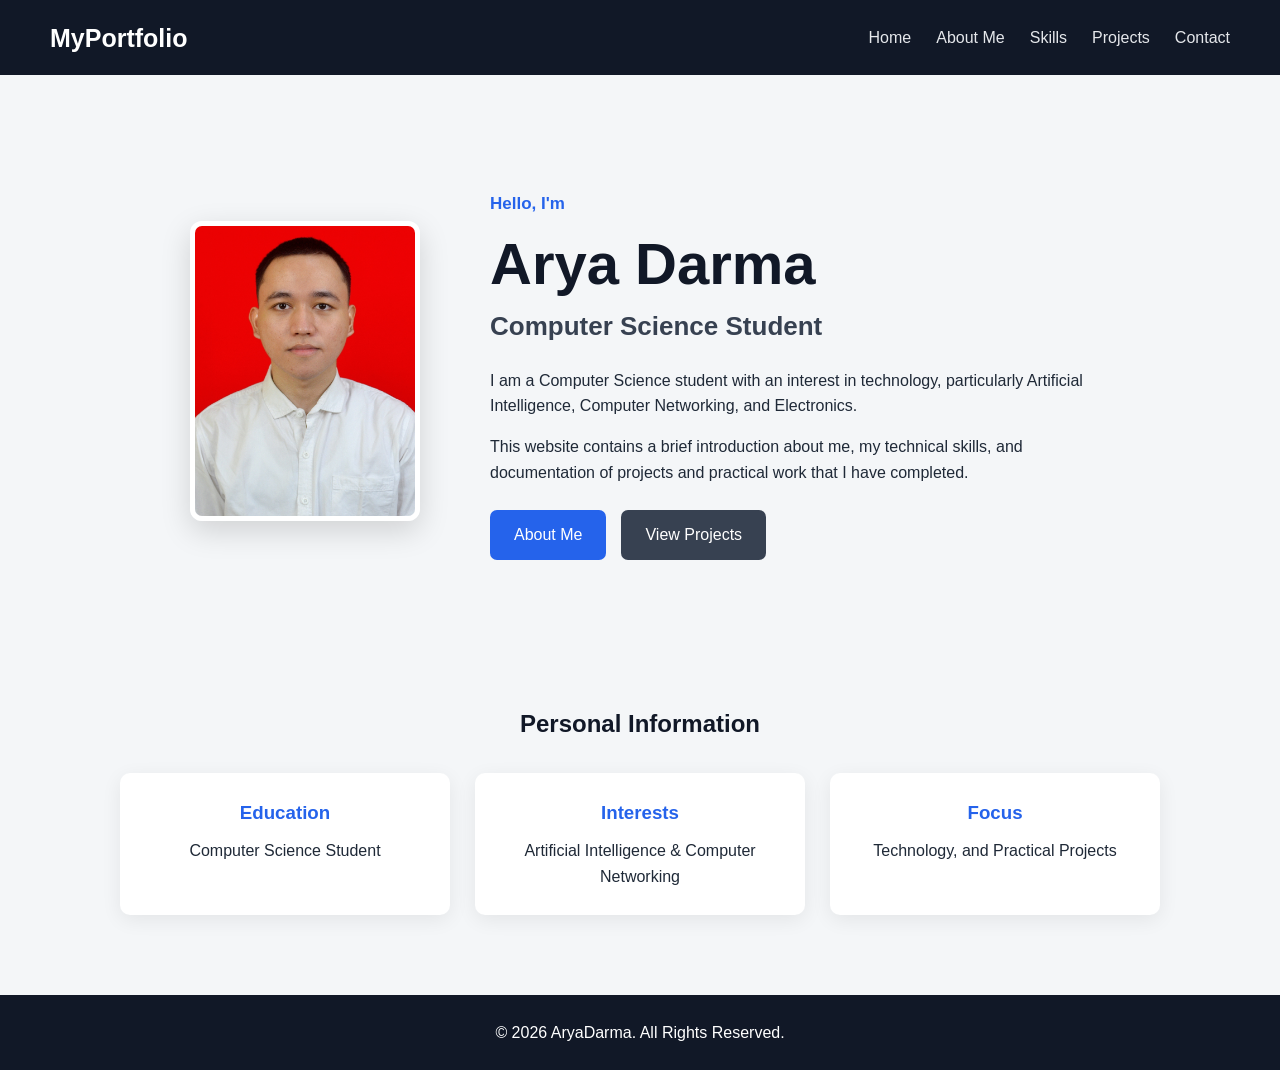
<file: index.html>
<!DOCTYPE html>
<html lang="en">
<head>
    <meta charset="UTF-8">
    <meta name="viewport" content="width=device-width, initial-scale=1.0">

    <meta name="description" content="Personal portfolio of a Computer Science student.">
    <meta name="author" content="Arya">

    <title>My Portfolio | Home</title>

    <link rel="stylesheet" href="style css/style.css">
</head>

<body>

    <header>
        <nav class="navbar">

            <div class="logo">
                <a href="index.html">MyPortfolio</a>
            </div>

            <ul class="nav-menu">
                <li><a href="index.html">Home</a></li>
                <li><a href="about.html">About Me</a></li>
                <li><a href="skills.html">Skills</a></li>
                <li><a href="project.html">Projects</a></li>
                <li><a href="contact.html">Contact</a></li>
            </ul>

        </nav>
    </header>


    <main>

        <section class="hero">

            <div class="hero-photo">
                <img src="assetsphoto/PasFoto 4x6.jpg" alt="Profile Photo">
            </div>

            <div class="hero-content">

                <p class="subtitle">Hello, I'm</p>

                <h1>Arya Darma</h1>

                <h2>Computer Science Student</h2>

                <p>
                    I am a Computer Science student with an interest
                    in technology, particularly Artificial Intelligence,
                    Computer Networking, and Electronics.
                </p>

                <p>
                    This website contains a brief introduction about me,
                    my technical skills, and documentation of projects
                    and practical work that I have completed.
                </p>

                <div class="hero-buttons">
                    <a href="about.html" class="button">
                        About Me
                    </a>

                    <a href="project.html" class="button secondary-button">
                        View Projects
                    </a>
                </div>

            </div>

        </section>


        <section class="quick-info">

            <h2>Personal Information</h2>

            <div class="info-container">

                <div class="info-card">
                    <h3>Education</h3>
                    <p>
                        Computer Science Student
                    </p>
                </div>

                <div class="info-card">
                    <h3>Interests</h3>
                    <p>
                        Artificial Intelligence & Computer Networking
                    </p>
                </div>

                <div class="info-card">
                    <h3>Focus</h3>
                    <p>
                        Technology, and Practical Projects
                    </p>
                </div>

            </div>

        </section>

    </main>


    <footer>
        <p>&copy; 2026 AryaDarma. All Rights Reserved.</p>
    </footer>

</body>
</html>
</file>
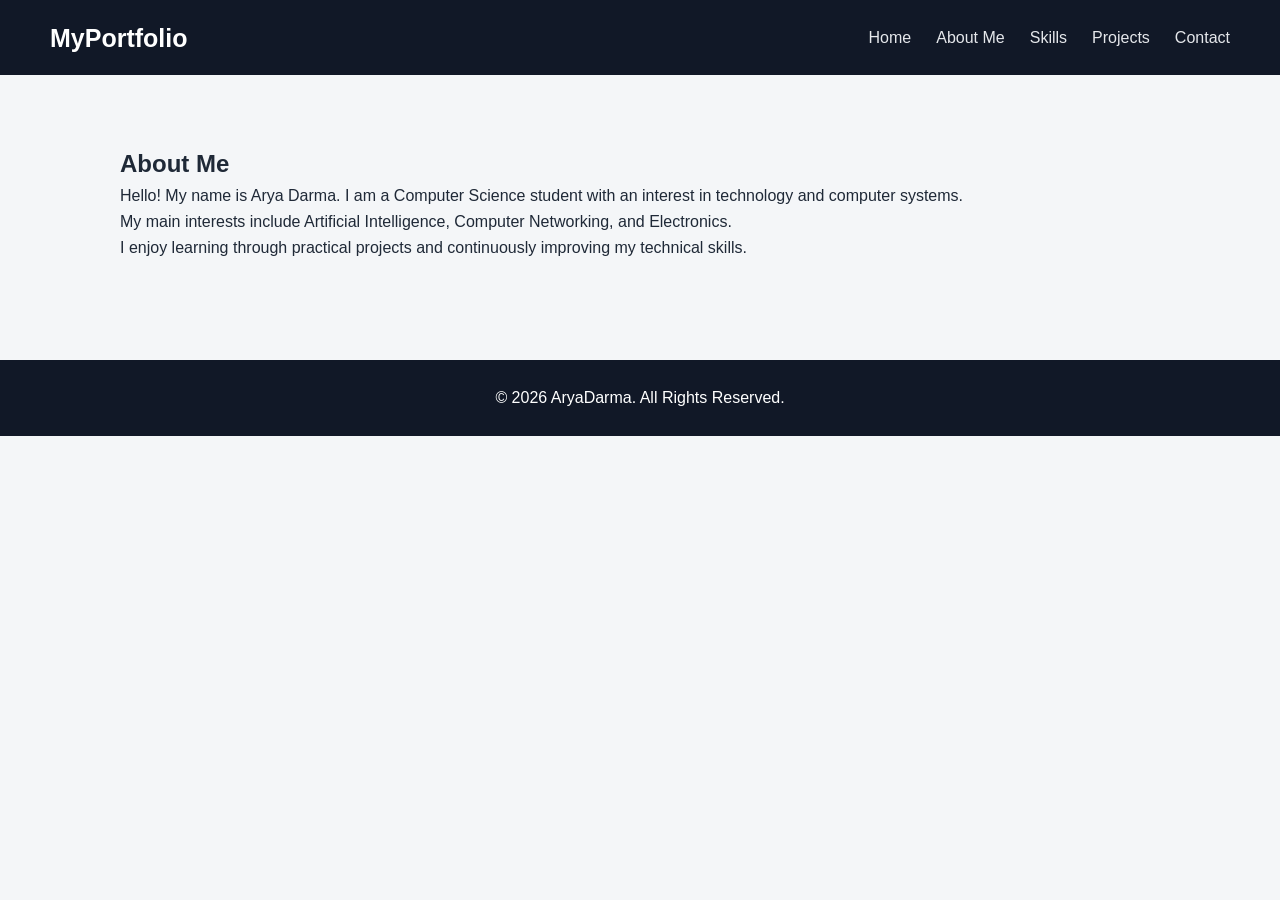
<file: about.html>
<!DOCTYPE html>
<html lang="en">
<head>
    <meta charset="UTF-8">
    <meta name="viewport" content="width=device-width, initial-scale=1.0">

    <title>My Portfolio | About Me</title>

    <link rel="stylesheet" href="style css/style.css">
</head>

<body>

    <header>
        <nav class="navbar">

            <div class="logo">
                <a href="index.html">MyPortfolio</a>
            </div>

            <ul class="nav-menu">
                <li><a href="index.html">Home</a></li>
                <li><a href="about.html">About Me</a></li>
                <li><a href="skills.html">Skills</a></li>
                <li><a href="project.html">Projects</a></li>
                <li><a href="contact.html">Contact</a></li>
            </ul>

        </nav>
    </header>


    <main>

        <section class="page-section">

            <h1>About Me</h1>

            <p>
                Hello! My name is Arya Darma. I am a Computer Science student
                with an interest in technology and computer systems.
            </p>

            <p>
                My main interests include Artificial Intelligence,
                Computer Networking, and Electronics.
            </p>

            <p>
                I enjoy learning through practical projects and
                continuously improving my technical skills.
            </p>

        </section>

    </main>


    <footer>
        <p>&copy; 2026 AryaDarma. All Rights Reserved.</p>
    </footer>

</body>
</html>
</file>
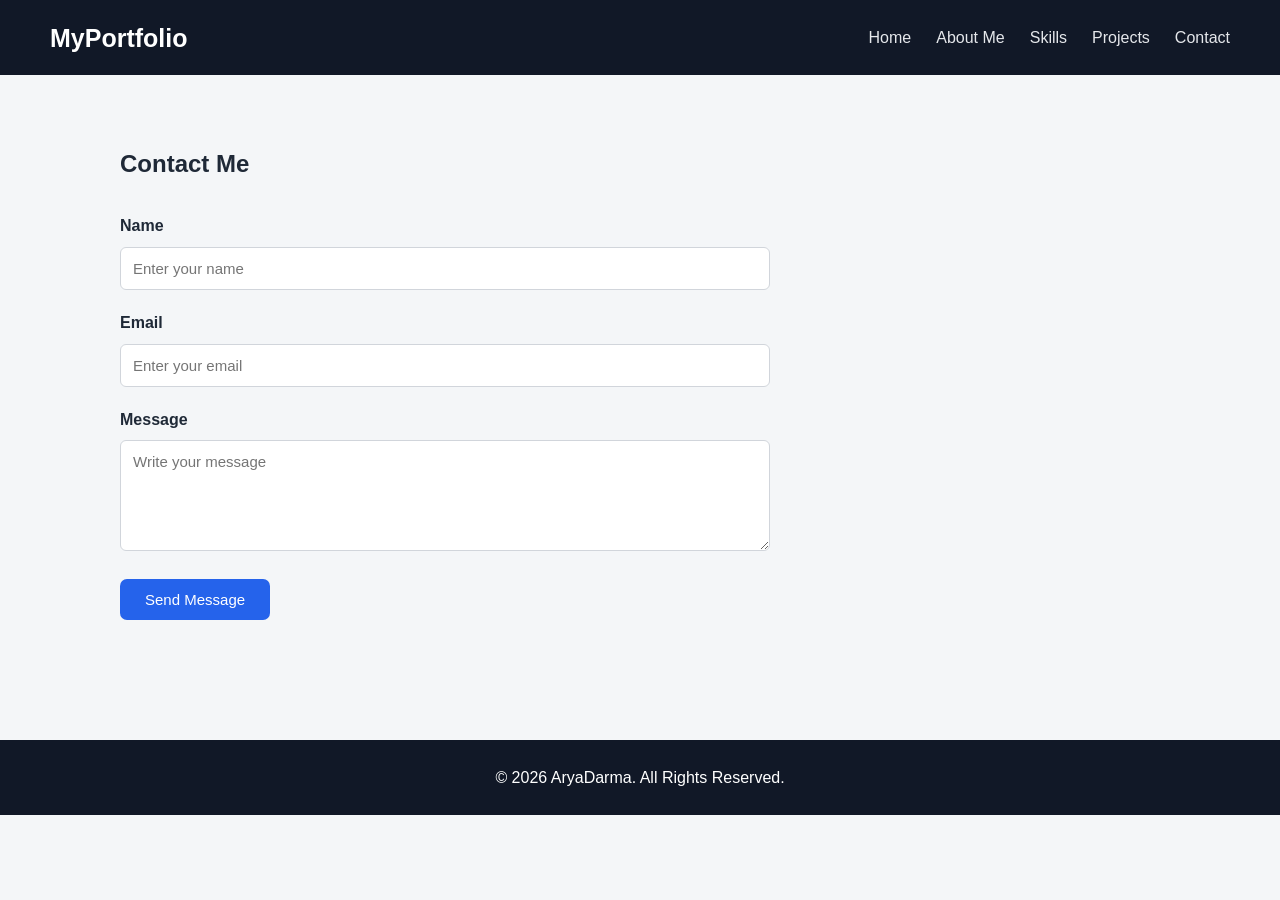
<file: contact.html>
<!DOCTYPE html>
<html lang="en">
<head>
    <meta charset="UTF-8">
    <meta name="viewport" content="width=device-width, initial-scale=1.0">

    <title>My Portfolio | Contact</title>

    <link rel="stylesheet" href="style css/style.css">
</head>

<body>

    <header>
        <nav class="navbar">

            <div class="logo">
                <a href="index.html">MyPortfolio</a>
            </div>

            <ul class="nav-menu">
                <li><a href="index.html">Home</a></li>
                <li><a href="about.html">About Me</a></li>
                <li><a href="skills.html">Skills</a></li>
                <li><a href="project.html">Projects</a></li>
                <li><a href="contact.html">Contact</a></li>
            </ul>

        </nav>
    </header>


    <main>

        <section class="page-section">

            <h1>Contact Me</h1>

            <form id="contactForm">

                <label for="name">Name</label>
                <input
                    type="text"
                    id="name"
                    name="name"
                    placeholder="Enter your name"
                >

                <label for="email">Email</label>
                <input
                    type="email"
                    id="email"
                    name="email"
                    placeholder="Enter your email"
                >

                <label for="message">Message</label>
                <textarea
                    id="message"
                    name="message"
                    rows="5"
                    placeholder="Write your message"
                ></textarea>

                <button type="submit">
                    Send Message
                </button>

            </form>

            <p id="formMessage"></p>

        </section>

    </main>


    <footer>
        <p>&copy; 2026 AryaDarma. All Rights Reserved.</p>
    </footer>


    <script src="javascript/script.js"></script>

</body>
</html>
</file>
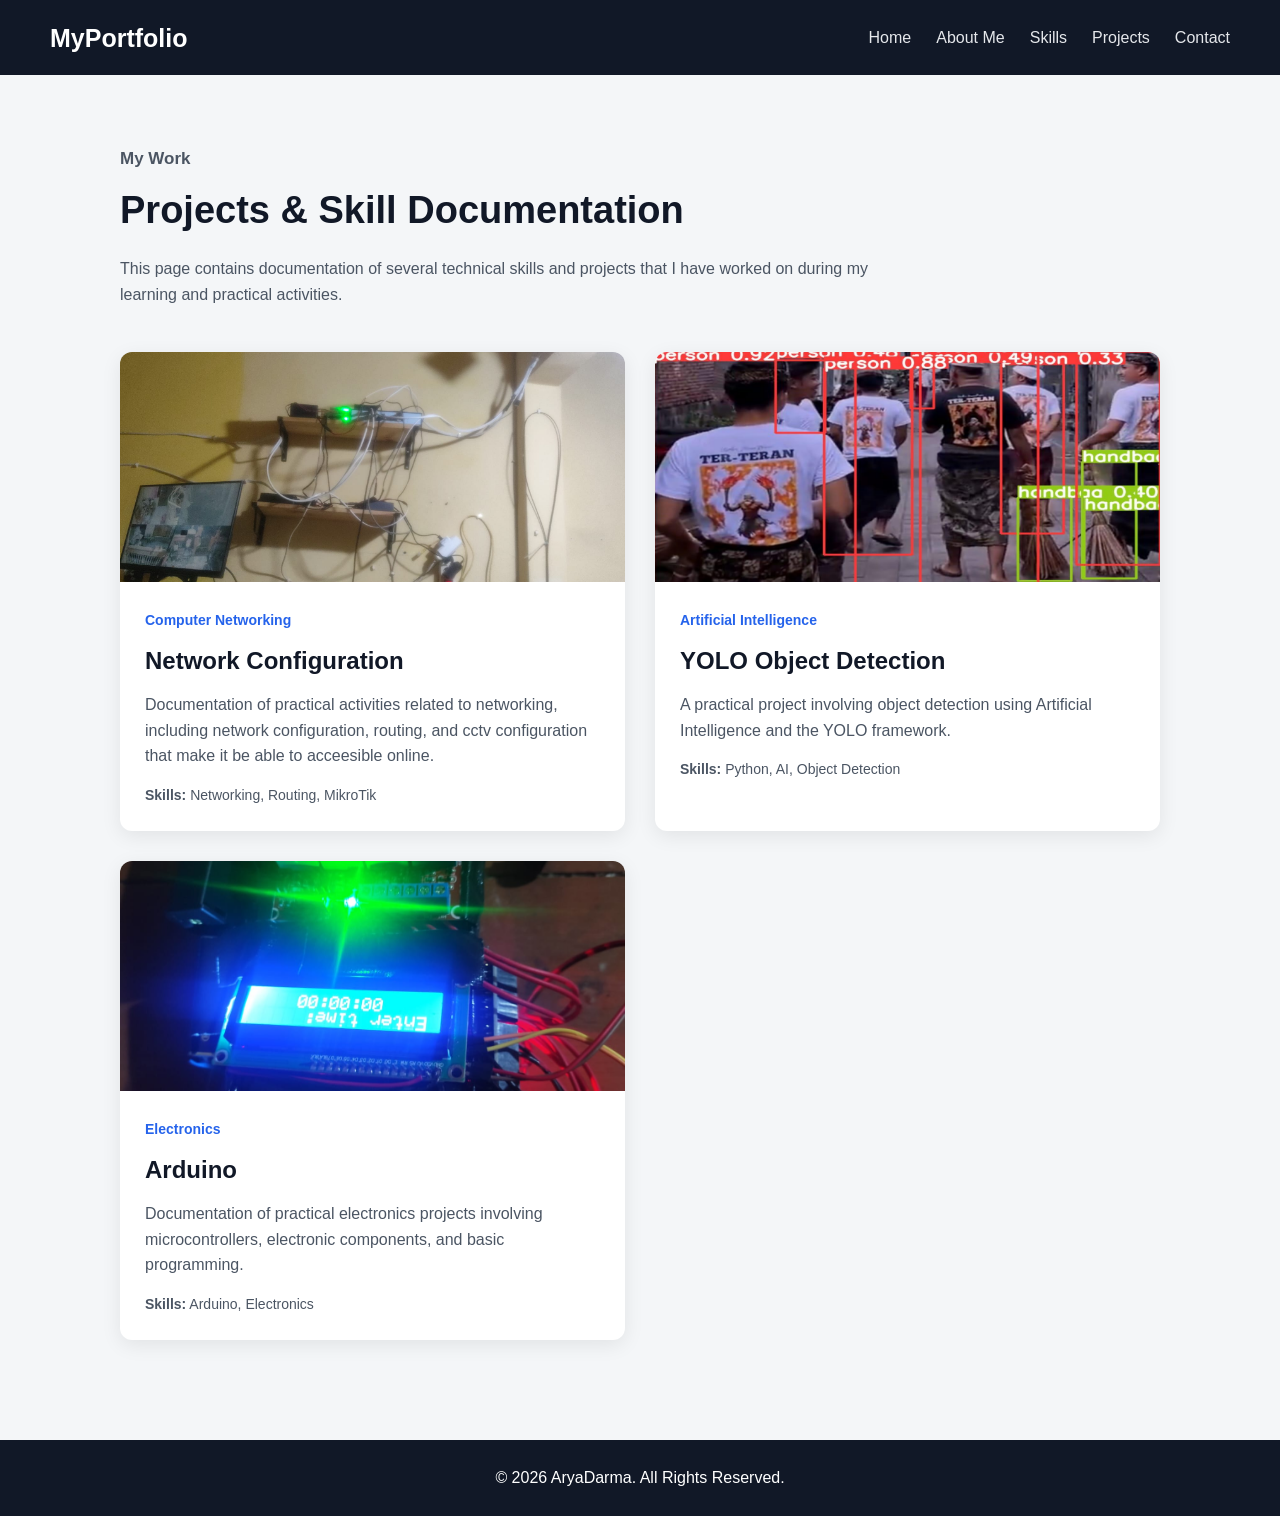
<file: project.html>
<!DOCTYPE html>
<html lang="en">
<head>
    <meta charset="UTF-8">
    <meta name="viewport" content="width=device-width, initial-scale=1.0">

    <meta name="description" content="Project and skill documentation.">

    <title>My Portfolio | Projects</title>

    <link rel="stylesheet" href="style css/style.css">
</head>

<body>

    <header>
        <nav class="navbar">

            <div class="logo">
                <a href="index.html">MyPortfolio</a>
            </div>

            <ul class="nav-menu">
                <li><a href="index.html">Home</a></li>
                <li><a href="about.html">About Me</a></li>
                <li><a href="skills.html">Skills</a></li>
                <li><a href="project.html">Projects</a></li>
                <li><a href="contact.html">Contact</a></li>
            </ul>

        </nav>
    </header>


    <main>

        <section class="page-section">

            <div class="section-heading">
                <p class="subtitle">My Work</p>

                <h1>Projects & Skill Documentation</h1>

                <p>
                    This page contains documentation of several
                    technical skills and projects that I have worked on
                    during my learning and practical activities.
                </p>
            </div>


            <div class="project-container">

                <article class="project-card">

                    <div class="project-image">
                        <img
                            src="assetsphoto/computer network and cctv.jpeg"
                            alt="Computer Networking Documentation"
                        >
                    </div>

                    <div class="project-content">

                        <span class="project-category">
                            Computer Networking
                        </span>

                        <h2>Network Configuration</h2>

                        <p>
                            Documentation of practical activities
                            related to networking, including
                            network configuration, routing, and cctv configuration 
                            that make it be able to acceesible online.
                        </p>

                        <p class="project-skills">
                            <strong>Skills:</strong>
                            Networking, Routing, MikroTik
                        </p>

                    </div>

                </article>


                <article class="project-card">

                    <div class="project-image">
                        <img
                            src="assetsphoto/yolov8 object detection.png"
                            alt="YOLO Object Detection Documentation"
                        >
                    </div>

                    <div class="project-content">

                        <span class="project-category">
                            Artificial Intelligence
                        </span>

                        <h2>YOLO Object Detection</h2>

                        <p>
                            A practical project involving object
                            detection using Artificial Intelligence
                            and the YOLO framework.
                        </p>

                        <p class="project-skills">
                            <strong>Skills:</strong>
                            Python, AI, Object Detection
                        </p>

                    </div>

                </article>

                <article class="project-card">

                    <div class="project-image">
                        <img
                            src="assetsphoto/elektronik2.jpeg"
                            alt="Electronics Project Documentation"
                        >
                    </div>

                    <div class="project-content">

                        <span class="project-category">
                            Electronics
                        </span>

                        <h2>Arduino</h2>

                        <p>
                            Documentation of practical electronics
                            projects involving microcontrollers,
                            electronic components, and basic
                            programming.
                        </p>

                        <p class="project-skills">
                            <strong>Skills:</strong>
                            Arduino, Electronics
                        </p>

                    </div>

                </article>

            </div>

        </section>

    </main>
    
    <footer>
        <p>&copy; 2026 AryaDarma. All Rights Reserved.</p>
    </footer>

</body>
</html>
</file>
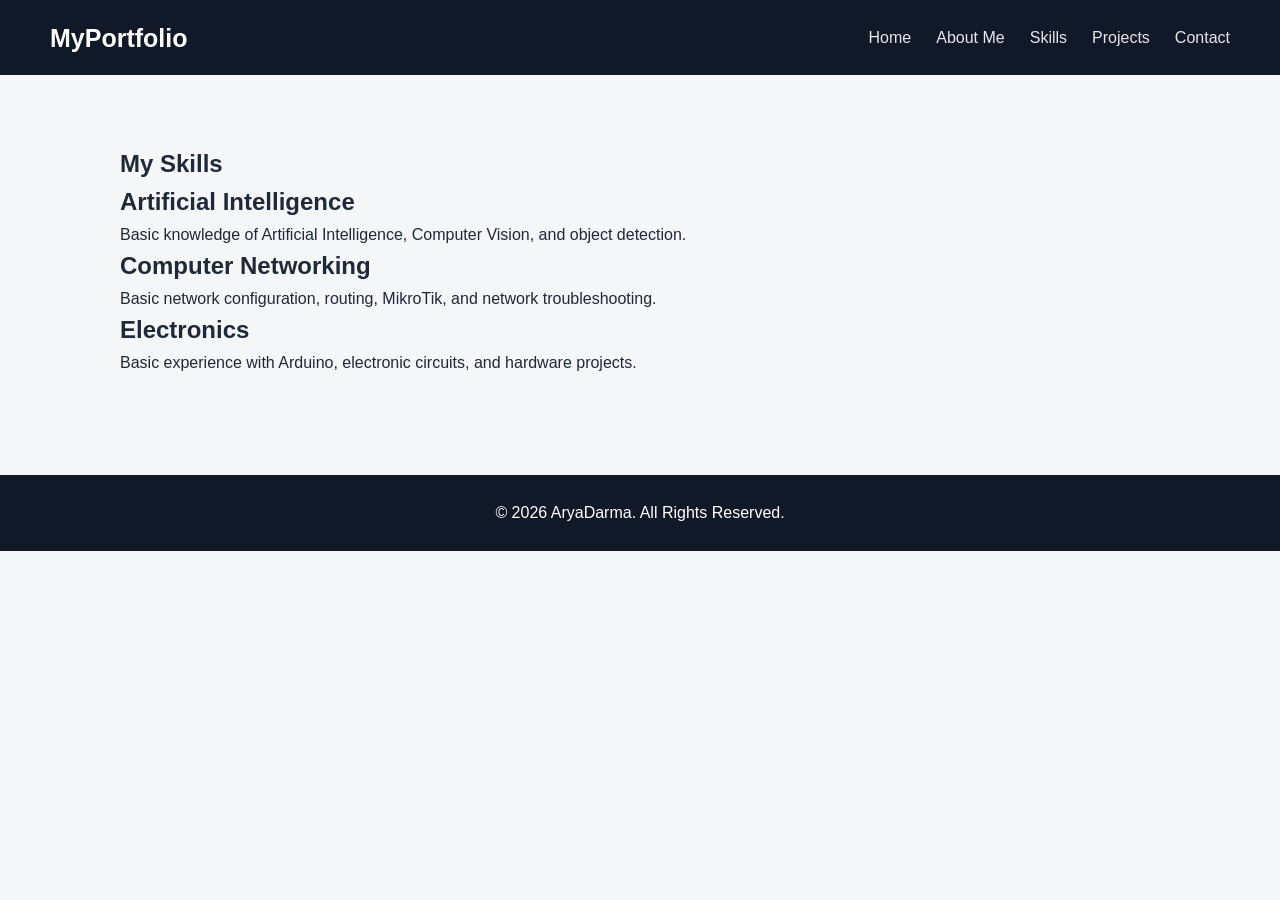
<file: skills.html>
<!DOCTYPE html>
<html lang="en">
<head>
    <meta charset="UTF-8">
    <meta name="viewport" content="width=device-width, initial-scale=1.0">

    <title>My Portfolio | Skills</title>

    <link rel="stylesheet" href="style css/style.css">
</head>

<body>

    <header>
        <nav class="navbar">

            <div class="logo">
                <a href="index.html">MyPortfolio</a>
            </div>

            <ul class="nav-menu">
                <li><a href="index.html">Home</a></li>
                <li><a href="about.html">About Me</a></li>
                <li><a href="skills.html">Skills</a></li>
                <li><a href="project.html">Projects</a></li>
                <li><a href="contact.html">Contact</a></li>
            </ul>

        </nav>
    </header>

    <main>

        <section class="page-section">

            <h1>My Skills</h1>

            <div class="skills-container">

                <div class="skill-card">
                    <h2>Artificial Intelligence</h2>
                    <p>
                        Basic knowledge of Artificial Intelligence,
                        Computer Vision, and object detection.
                    </p>
                </div>

                <div class="skill-card">
                    <h2>Computer Networking</h2>
                    <p>
                        Basic network configuration, routing,
                        MikroTik, and network troubleshooting.
                    </p>
                </div>

                <div class="skill-card">
                    <h2>Electronics</h2>
                    <p>
                        Basic experience with Arduino,
                        electronic circuits, and hardware projects.
                    </p>
                </div>

            </div>

        </section>

    </main>


    <footer>
        <p>&copy; 2026 AryaDarma. All Rights Reserved.</p>
    </footer>

</body>
</html>
</file>
<file: style css/style.css>
* {
    box-sizing: border-box;
    margin: 0;
    padding: 0;
}

html {
    scroll-behavior: smooth;
}

body {
    font-family: Arial, Helvetica, sans-serif;
    background-color: #f4f6f8;
    color: #1f2937;
    line-height: 1.6;
}

.container {
    min-height: 100vh;
}

.navbar {
    min-height: 75px;
    padding: 15px 50px;

    display: flex;
    align-items: center;
    justify-content: space-between;

    background-color: #111827;
}

.logo a {
    color: white;
    text-decoration: none;
    font-size: 25px;
    font-weight: bold;
}

.nav-menu {
    display: flex;
    align-items: center;
    gap: 25px;

    list-style: none;
}

.nav-menu a {
    color: #e5e7eb;
    text-decoration: none;
    font-size: 16px;

    transition: 0.3s;
}

.nav-menu a:hover {
    color: #60a5fa;
}

.hero {
    max-width: 1100px;
    min-height: 600px;

    margin: auto;
    padding: 70px 30px;

    display: flex;
    align-items: center;
    justify-content: center;
    gap: 70px;
}

.hero-photo {
    flex-shrink: 0;
}

.hero-photo img {
    width: 230px;
    height: 300px;

    object-fit: cover;

    border-radius: 12px;

    border: 5px solid white;

    box-shadow: 0 10px 30px rgba(0, 0, 0, 0.15);
}

.hero-content {
    max-width: 600px;
}

.subtitle {
    color: #2563eb;
    font-size: 17px;
    font-weight: bold;
    margin-bottom: 8px;
}

.hero-content h1 {
    font-size: 58px;
    color: #111827;
    line-height: 1.1;
}

.hero-content h2 {
    font-size: 26px;
    color: #374151;
    margin: 10px 0 20px;
}

.hero-content p {
    margin-bottom: 15px;
}

.hero-buttons {
    display: flex;
    gap: 15px;
    margin-top: 25px;
}

.button {
    display: inline-block;

    padding: 12px 24px;

    background-color: #2563eb;
    color: white;

    text-decoration: none;

    border-radius: 7px;

    transition: 0.3s;
}

.button:hover {
    background-color: #1d4ed8;
    transform: translateY(-2px);
}

.secondary-button {
    background-color: #374151;
}

.secondary-button:hover {
    background-color: #1f2937;
}

.quick-info {
    max-width: 1100px;

    margin: 0 auto;
    padding: 30px 30px 80px;

    text-align: center;
}

.quick-info h2 {
    margin-bottom: 30px;
    color: #111827;
}

.info-container {
    display: grid;
    grid-template-columns: repeat(3, 1fr);
    gap: 25px;
}

.info-card {
    background-color: white;

    padding: 25px;

    border-radius: 10px;

    box-shadow: 0 5px 20px rgba(0, 0, 0, 0.07);
}

.info-card h3 {
    margin-bottom: 10px;
    color: #2563eb;
}

.page-section {
    max-width: 1100px;

    margin: auto;
    padding: 70px 30px 100px;
}

.section-heading {
    max-width: 750px;
    margin-bottom: 45px;
}

.section-heading h1 {
    font-size: 38px;
    color: #111827;
    margin-bottom: 15px;
}

.section-heading p {
    color: #4b5563;
}

.project-container {
    display: grid;

    grid-template-columns: repeat(2, 1fr);

    gap: 30px;
}

.project-card {
    overflow: hidden;

    background-color: white;

    border-radius: 12px;

    box-shadow: 0 5px 20px rgba(0, 0, 0, 0.08);

    transition: 0.3s;
}

.project-card:hover {
    transform: translateY(-5px);

    box-shadow: 0 10px 25px rgba(0, 0, 0, 0.12);
}

.project-image {
    width: 100%;
    height: 230px;

    background-color: #e5e7eb;

    overflow: hidden;
}

.project-image img {
    width: 100%;
    height: 100%;

    object-fit: cover;

    display: block;
}

.project-content {
    padding: 25px;
}

.project-category {
    display: inline-block;

    margin-bottom: 10px;

    color: #2563eb;

    font-size: 14px;
    font-weight: bold;
}

.project-content h2 {
    margin-bottom: 12px;
    color: #111827;
}

.project-content p {
    color: #4b5563;
}

.project-skills {
    margin-top: 15px;
    font-size: 14px;
}


form {
    max-width: 650px;
    margin-top: 30px;
}

form label {
    display: block;

    margin-top: 20px;
    margin-bottom: 8px;

    font-weight: bold;
}

form input,
form textarea {
    width: 100%;

    padding: 12px;

    border: 1px solid #d1d5db;
    border-radius: 6px;

    font-family: inherit;
    font-size: 15px;
}

form input:focus,
form textarea:focus {
    outline: none;

    border-color: #2563eb;

    box-shadow: 0 0 0 3px rgba(37, 99, 235, 0.12);
}

form button {
    border: none;

    padding: 12px 25px;

    background-color: #2563eb;
    color: white;

    border-radius: 7px;

    font-size: 15px;
    cursor: pointer;

    margin-top: 20px;

    transition: 0.3s;
}

form button:hover {
    background-color: #1d4ed8;
}

#formMessage {
    margin-top: 20px;
    font-weight: bold;
}


footer {
    padding: 25px;

    background-color: #111827;

    color: white;

    text-align: center;
}

@media screen and (max-width: 900px) {

    .navbar {
        padding: 15px 25px;
    }

    .nav-menu {
        gap: 15px;
    }

    .hero {
        gap: 40px;
    }

    .hero-content h1 {
        font-size: 48px;
    }

    .hero-photo img {
        width: 200px;
        height: 270px;
    }

}

@media screen and (max-width: 700px) {

    .navbar {
        flex-direction: column;

        gap: 20px;

        padding: 20px;
    }

    .nav-menu {
        width: 100%;

        flex-wrap: wrap;

        justify-content: center;

        gap: 12px 18px;
    }


    .hero {
        min-height: auto;

        padding: 60px 25px;

        flex-direction: column;

        text-align: center;

        gap: 35px;
    }

    .hero-photo img {
        width: 190px;
        height: 250px;
    }

    .hero-content h1 {
        font-size: 45px;
    }

    .hero-content h2 {
        font-size: 22px;
    }

    .hero-buttons {
        justify-content: center;

        flex-wrap: wrap;
    }


    .info-container {
        grid-template-columns: 1fr;
    }


    .page-section {
        padding: 50px 20px 70px;
    }

    .section-heading h1 {
        font-size: 30px;
    }


    .project-container {
        grid-template-columns: 1fr;
    }

    .project-image {
        height: 220px;
    }

}

@media screen and (max-width: 400px) {

    .logo a {
        font-size: 22px;
    }

    .nav-menu {
        flex-direction: column;
        gap: 8px;
    }

    .hero {
        padding: 45px 18px;
    }

    .hero-content h1 {
        font-size: 38px;
    }

    .hero-content h2 {
        font-size: 20px;
    }

    .hero-buttons {
        flex-direction: column;
    }

    .button {
        width: 100%;
        text-align: center;
    }

    .project-content {
        padding: 20px;
    }

}
</file>
